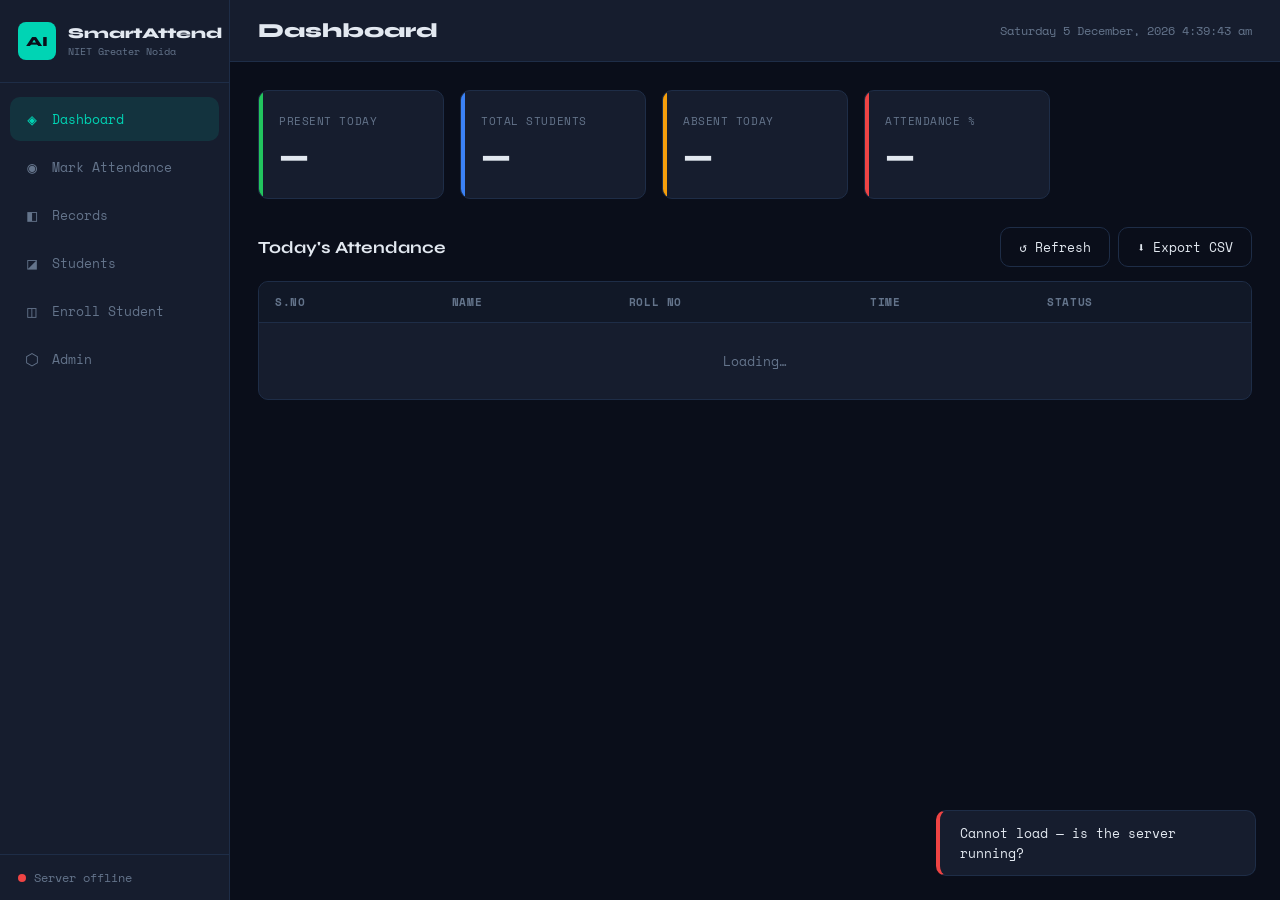
<file: attendance_system/frontend/index.html>
<!DOCTYPE html>
<html lang="en">
<head>
  <meta charset="UTF-8" />
  <meta name="viewport" content="width=device-width, initial-scale=1.0" />
  <title>AI Smart Attendance — NIET</title>
  <link rel="stylesheet" href="css/style.css" />
  <link rel="preconnect" href="https://fonts.googleapis.com" />
  <link rel="preconnect" href="https://fonts.gstatic.com" crossorigin />
  <link href="https://fonts.googleapis.com/css2?family=Space+Mono:wght@400;700&family=Syne:wght@400;600;800&display=swap" rel="stylesheet" />
</head>
<body>

  <aside class="sidebar">
    <div class="sidebar__brand">
      <div class="brand-icon">AI</div>
      <div>
        <p class="brand-title">SmartAttend</p>
        <p class="brand-sub">NIET Greater Noida</p>
      </div>
    </div>
    <nav class="sidebar__nav">
      <a href="#" class="nav-item active" data-page="dashboard"><span class="nav-icon">◈</span>Dashboard</a>
      <a href="#" class="nav-item" data-page="camera"><span class="nav-icon">◉</span>Mark Attendance</a>
      <a href="#" class="nav-item" data-page="records"><span class="nav-icon">◧</span>Records</a>
      <a href="#" class="nav-item" data-page="students"><span class="nav-icon">◪</span>Students</a>
      <a href="#" class="nav-item" data-page="enroll"><span class="nav-icon">◫</span>Enroll Student</a>
      <a href="#" class="nav-item" data-page="admin"><span class="nav-icon">⬡</span>Admin</a>
    </nav>
    <div class="sidebar__footer">
      <div class="status-dot" id="serverStatus"></div>
      <span id="serverStatusText">Connecting…</span>
    </div>
  </aside>

  <main class="main">
    <header class="topbar">
      <h1 class="topbar__title" id="pageTitle">Dashboard</h1>
      <div class="topbar__date" id="liveClock"></div>
    </header>

    <section class="page active" id="page-dashboard">
      <div class="stat-grid">
        <div class="stat-card stat-card--green">
          <p class="stat-label">Present Today</p>
          <p class="stat-value" id="statPresent">—</p>
        </div>
        <div class="stat-card stat-card--blue">
          <p class="stat-label">Total Students</p>
          <p class="stat-value" id="statTotal">—</p>
        </div>
        <div class="stat-card stat-card--amber">
          <p class="stat-label">Absent Today</p>
          <p class="stat-value" id="statAbsent">—</p>
        </div>
        <div class="stat-card stat-card--red">
          <p class="stat-label">Attendance %</p>
          <p class="stat-value" id="statPct">—</p>
        </div>
      </div>
      <div class="section-header">
        <h2>Today's Attendance</h2>
        <div style="display:flex;gap:8px">
          <button class="btn btn--ghost" onclick="loadTodayAttendance()">↺ Refresh</button>
          <button class="btn btn--ghost" onclick="exportToday()">⬇ Export CSV</button>
        </div>
      </div>
      <div class="table-wrap">
        <table class="data-table">
          <thead><tr><th>S.No</th><th>Name</th><th>Roll No</th><th>Time</th><th>Status</th></tr></thead>
          <tbody id="dashTableBody"><tr><td colspan="5" class="empty-row">Loading…</td></tr></tbody>
        </table>
      </div>
    </section>

    <section class="page" id="page-camera">
      <div class="camera-layout">

        <div class="camera-box">
          <video id="webcam" autoplay playsinline style="display:none"></video>
          <canvas id="snapshot" style="display:none"></canvas>
          <canvas id="overlayCanvas" class="overlay-canvas" style="display:none"></canvas>
          <div class="camera-overlay" id="cameraOverlay">
            <div class="cam-idle-icon">◉</div>
            <p>Click "Start Camera" to begin</p>
            <p style="font-size:11px;margin-top:6px;color:var(--muted)">Attendance marks automatically</p>
          </div>

          <div class="cam-statusbar" id="camStatusBar" style="display:none">
            <span id="camStatusText">Scanning…</span>
            <span id="camTimer" class="cam-timer">3s</span>
          </div>
        </div>

        <div class="camera-controls">
          <div class="auto-mode-badge">
            <span class="pulse-dot"></span>
            AUTO MODE — No button needed
          </div>

          <button class="btn btn--primary btn--full" id="btnStartCam" onclick="startCamera()">▶ Start Camera</button>
          <button class="btn btn--danger  btn--full" id="btnStopCam"  onclick="stopCamera()" disabled>■ Stop Camera</button>

          <div class="interval-row">
            <label>Scan every:</label>
            <select id="scanInterval">
              <option value="2000">2 seconds</option>
              <option value="3000" selected>3 seconds</option>
              <option value="5000">5 seconds</option>
              <option value="10000">10 seconds</option>
            </select>
          </div>

          <div class="live-log-box">
            <p class="result-title">📋 Live Recognition Log</p>
            <div id="liveLog">
              <p class="empty-hint">Start camera to see live results here…</p>
            </div>
          </div>

          <div class="session-box" id="sessionBox" style="display:none">
            <p class="result-title">✅ Session Summary</p>
            <div id="sessionSummary"></div>
          </div>
        </div>
      </div>
    </section>

    <section class="page" id="page-records">
      <div class="filter-bar">
        <label>Filter by date:
          <input type="date" id="filterDate" onchange="loadAttendanceRecords()" />
        </label>
        <button class="btn btn--ghost" onclick="clearDateFilter()">Show All</button>
        <button class="btn btn--ghost" onclick="exportRecords()">⬇ Export CSV</button>
      </div>
      <div class="table-wrap">
        <table class="data-table">
          <thead><tr><th>S.No</th><th>Name</th><th>Roll No</th><th>Date</th><th>Time</th><th>Status</th></tr></thead>
          <tbody id="recordsBody"><tr><td colspan="6" class="empty-row">Select a date or click Show All</td></tr></tbody>
        </table>
      </div>
    </section>

    <section class="page" id="page-students">
      <div class="section-header">
        <h2>Enrolled Students</h2>
        <button class="btn btn--primary" onclick="toggleAddForm()">+ Add Student</button>
      </div>
      <div class="add-form" id="addForm" style="display:none">
        <h3>Add New Student</h3>
        <div class="form-row">
          <input type="text" id="newName"    placeholder="Full Name" />
          <input type="text" id="newRoll"    placeholder="Roll Number" />
          <button class="btn btn--success" onclick="addStudent()">Save</button>
        </div>
        <p class="form-hint">After saving → go to <strong>Enroll Student</strong> page to capture face photos → then <strong>Admin → Retrain</strong>.</p>
      </div>
      <div class="table-wrap">
        <table class="data-table">
          <thead>
            <tr>
              <th>S.No</th><th>Name</th><th>Roll No</th>
              <th>Present Days</th><th>Attendance %</th><th>Last Seen</th><th>Action</th>
            </tr>
          </thead>
          <tbody id="studentsBody"><tr><td colspan="7" class="empty-row">Loading…</td></tr></tbody>
        </table>
      </div>
    </section>

    <section class="page" id="page-profile">
      <div class="profile-back">
        <button class="btn btn--ghost" onclick="navigateTo('students')">← Back to Students</button>
      </div>

      <div class="profile-header" id="profileHeader">
        <div class="profile-avatar" id="profileAvatar">?</div>
        <div class="profile-info">
          <h2 id="profileName">—</h2>
          <p id="profileRoll" style="color:var(--muted);font-size:13px">—</p>
        </div>
      </div>

      <div class="stat-grid" style="margin-top:20px">
        <div class="stat-card stat-card--green">
          <p class="stat-label">Days Present</p>
          <p class="stat-value" id="profilePresent">—</p>
        </div>
        <div class="stat-card stat-card--blue">
          <p class="stat-label">Working Days</p>
          <p class="stat-value" id="profileWorking">—</p>
        </div>
        <div class="stat-card stat-card--amber">
          <p class="stat-label">Attendance %</p>
          <p class="stat-value" id="profilePct">—</p>
        </div>
        <div class="stat-card stat-card--red">
          <p class="stat-label">Last Seen</p>
          <p class="stat-value" style="font-size:18px" id="profileLastSeen">—</p>
        </div>
      </div>

      <div class="pct-bar-wrap">
        <div class="pct-bar-track">
          <div class="pct-bar-fill" id="profilePctBar" style="width:0%"></div>
        </div>
        <span id="profilePctLabel">0%</span>
      </div>

      <div class="section-header" style="margin-top:24px">
        <h2>Monthly Breakdown</h2>
        <button class="btn btn--ghost" onclick="exportStudentCSV()">⬇ Export CSV</button>
      </div>
      <div class="table-wrap" style="margin-bottom:24px">
        <table class="data-table">
          <thead><tr><th>Month</th><th>Days Present</th></tr></thead>
          <tbody id="profileMonthly"><tr><td colspan="2" class="empty-row">—</td></tr></tbody>
        </table>
      </div>

      <div class="section-header">
        <h2>Full Attendance History</h2>
      </div>
      <div class="table-wrap">
        <table class="data-table">
          <thead><tr><th>S.No</th><th>Date</th><th>Day</th><th>Time</th><th>Status</th></tr></thead>
          <tbody id="profileHistory"><tr><td colspan="5" class="empty-row">Loading…</td></tr></tbody>
        </table>
      </div>
    </section>

    <section class="page" id="page-enroll">
      <div class="enroll-layout">
        <div class="camera-box">
          <video id="enrollWebcam" autoplay playsinline style="display:none"></video>
          <canvas id="enrollCanvas" style="display:none"></canvas>
          <img id="enrollPreview" style="display:none;width:100%;height:100%;object-fit:cover" alt="Preview" />
          <div class="camera-overlay" id="enrollOverlay"><p>Camera inactive</p></div>
        </div>
        <div class="camera-controls">
          <h3 style="font-family:var(--font-h);font-size:15px;margin-bottom:4px">Enroll Student Face</h3>
          <p class="form-hint" style="margin-bottom:12px">Capture 5+ photos per student. Different angles work best.</p>
          <input type="text" id="enrollRoll" placeholder="Roll Number" class="full-input" />
          <button class="btn btn--primary btn--full" id="btnEnrollStart" onclick="startEnrollCam()">▶ Start Camera</button>
          <button class="btn btn--danger  btn--full" id="btnEnrollStop"  onclick="stopEnrollCam()" disabled>■ Stop</button>
          <button class="btn btn--success btn--full" id="btnEnrollSnap"  onclick="enrollSnap()" disabled>📸 Capture Photo</button>
          <div class="result-box" style="margin-top:12px">
            <p class="result-title">Photo Count</p>
            <div id="enrollStatus"><p class="empty-hint">Enter roll number and start camera.</p></div>
          </div>
        </div>
      </div>
    </section>

    <section class="page" id="page-admin">
      <div class="admin-grid">
        <div class="admin-card">
          <h3>🔄 Retrain Face Model</h3>
          <p>Re-encodes all faces in <code>dataset/</code>. Run after enrolling new students.</p>
          <button class="btn btn--primary" id="btnRetrain" onclick="retrain()">Start Retraining</button>
          <pre id="retrainLog" class="log-box" style="display:none"></pre>
        </div>
        <div class="admin-card">
          <h3>📊 System Stats</h3>
          <div id="adminStats"><p class="empty-hint">Loading…</p></div>
          <button class="btn btn--ghost" style="margin-top:12px" onclick="loadAdminStats()">↺ Refresh</button>
        </div>
        <div class="admin-card">
          <h3>⬇ Export All Attendance</h3>
          <p>Download complete attendance history as CSV.</p>
          <button class="btn btn--ghost" onclick="window.location='/api/export/attendance'">Download CSV</button>
        </div>
        <div class="admin-card">
          <h3>⚙ Configuration</h3>
          <p>Edit <code>backend/config.py</code> to change MySQL credentials, face recognition tolerance, Flask port.</p>
        </div>
      </div>
    </section>

  </main>

  <div class="toast" id="toast"></div>
  <script src="js/app.js"></script>
</body>
</html>
</file>
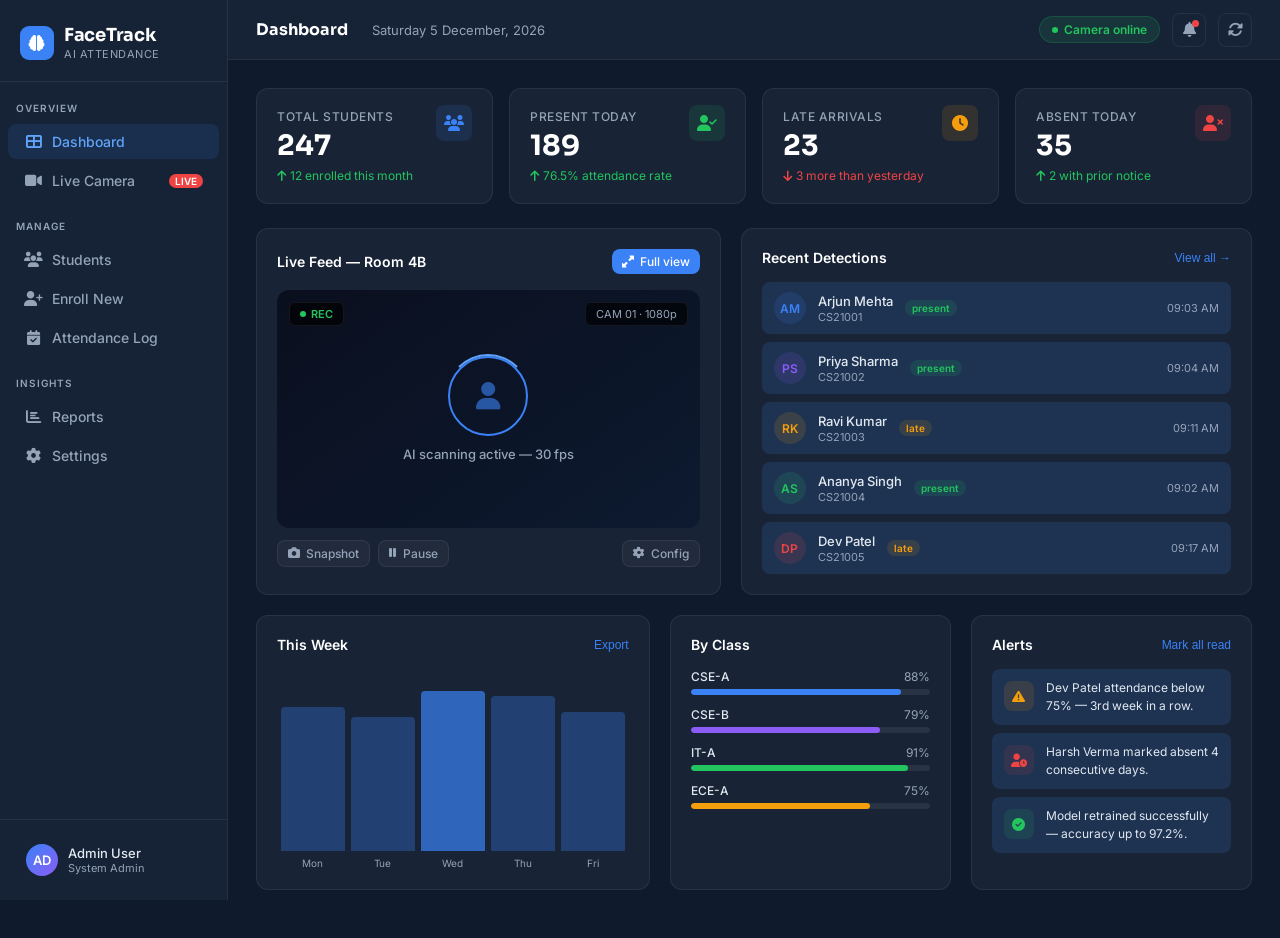
<file: attendance_system/attendance_dashboard (1).html>
<!DOCTYPE html>
<html lang="en">
<head>
<meta charset="UTF-8">
<meta name="viewport" content="width=device-width, initial-scale=1.0">
<title>FaceTrack — Smart Attendance</title>
<link rel="preconnect" href="https://fonts.googleapis.com">
<link rel="preconnect" href="https://fonts.gstatic.com" crossorigin>
<link href="https://fonts.googleapis.com/css2?family=Inter:wght@400;500;600&family=Sora:wght@500;700&display=swap" rel="stylesheet">
<link rel="stylesheet" href="https://cdnjs.cloudflare.com/ajax/libs/font-awesome/6.5.0/css/all.min.css">
<style>
  :root {
    --navy: #0f1b2d;
    --navy-mid: #162236;
    --navy-light: #1e3352;
    --accent: #3b82f6;
    --accent-glow: #60a5fa;
    --accent-soft: rgba(59,130,246,0.12);
    --green: #22c55e;
    --green-soft: rgba(34,197,94,0.12);
    --amber: #f59e0b;
    --amber-soft: rgba(245,158,11,0.12);
    --red: #ef4444;
    --red-soft: rgba(239,68,68,0.10);
    --text: #e2e8f0;
    --text-muted: #94a3b8;
    --border: rgba(255,255,255,0.07);
    --card: rgba(255,255,255,0.04);
    --card-hover: rgba(255,255,255,0.07);
    --radius: 12px;
    --radius-sm: 8px;
  }
  * { box-sizing: border-box; margin: 0; padding: 0; }
  body {
    font-family: 'Inter', sans-serif;
    background: var(--navy);
    color: var(--text);
    min-height: 100vh;
    display: flex;
  }

  
  .sidebar {
    width: 228px;
    min-height: 100vh;
    background: var(--navy-mid);
    border-right: 1px solid var(--border);
    display: flex;
    flex-direction: column;
    position: fixed;
    left: 0; top: 0; bottom: 0;
  }
  .sidebar-logo {
    padding: 24px 20px 20px;
    border-bottom: 1px solid var(--border);
  }
  .logo-mark {
    display: flex;
    align-items: center;
    gap: 10px;
  }
  .logo-icon {
    width: 34px; height: 34px;
    background: var(--accent);
    border-radius: 9px;
    display: flex; align-items: center; justify-content: center;
    font-size: 16px;
    color: #fff;
  }
  .logo-text {
    font-family: 'Sora', sans-serif;
    font-weight: 700;
    font-size: 18px;
    color: #fff;
    letter-spacing: -0.3px;
  }
  .logo-sub {
    font-size: 11px;
    color: var(--text-muted);
    margin-top: 1px;
    letter-spacing: 0.5px;
    text-transform: uppercase;
  }
  .sidebar-section {
    padding: 20px 12px 8px;
    font-size: 10px;
    font-weight: 600;
    text-transform: uppercase;
    letter-spacing: 1px;
    color: var(--text-muted);
    padding-left: 16px;
  }
  .nav-item {
    display: flex;
    align-items: center;
    gap: 10px;
    padding: 9px 16px;
    border-radius: var(--radius-sm);
    margin: 2px 8px;
    cursor: pointer;
    color: var(--text-muted);
    font-size: 14px;
    font-weight: 500;
    transition: background 0.15s, color 0.15s;
    text-decoration: none;
  }
  .nav-item:hover { background: var(--card-hover); color: var(--text); }
  .nav-item.active { background: var(--accent-soft); color: var(--accent-glow); }
  .nav-item i { font-size: 15px; width: 18px; text-align: center; }
  .nav-badge {
    margin-left: auto;
    background: var(--red);
    color: #fff;
    font-size: 10px;
    font-weight: 600;
    padding: 1px 6px;
    border-radius: 99px;
  }
  .sidebar-footer {
    margin-top: auto;
    padding: 16px;
    border-top: 1px solid var(--border);
  }
  .user-card {
    display: flex; align-items: center; gap: 10px;
    padding: 8px 10px;
    border-radius: var(--radius-sm);
    cursor: pointer;
    transition: background 0.15s;
  }
  .user-card:hover { background: var(--card-hover); }
  .avatar {
    width: 32px; height: 32px;
    border-radius: 50%;
    background: linear-gradient(135deg, #3b82f6, #8b5cf6);
    display: flex; align-items: center; justify-content: center;
    font-size: 13px; font-weight: 600; color: #fff;
    flex-shrink: 0;
  }
  .user-name { font-size: 13px; font-weight: 500; color: var(--text); }
  .user-role { font-size: 11px; color: var(--text-muted); }

  
  .main {
    margin-left: 228px;
    flex: 1;
    min-height: 100vh;
    display: flex;
    flex-direction: column;
  }

  .topbar {
    display: flex; align-items: center;
    padding: 0 28px;
    height: 60px;
    border-bottom: 1px solid var(--border);
    background: var(--navy-mid);
    gap: 16px;
    position: sticky; top: 0; z-index: 10;
  }
  .topbar-title {
    font-family: 'Sora', sans-serif;
    font-size: 16px;
    font-weight: 700;
    color: #fff;
  }
  .topbar-sub { font-size: 13px; color: var(--text-muted); margin-left: 8px; }
  .topbar-right { margin-left: auto; display: flex; align-items: center; gap: 12px; }
  .icon-btn {
    width: 34px; height: 34px;
    border-radius: var(--radius-sm);
    border: 1px solid var(--border);
    background: transparent;
    color: var(--text-muted);
    cursor: pointer;
    display: flex; align-items: center; justify-content: center;
    font-size: 15px;
    transition: background 0.15s, color 0.15s;
    position: relative;
  }
  .icon-btn:hover { background: var(--card-hover); color: var(--text); }
  .notif-dot {
    width: 7px; height: 7px;
    background: var(--red);
    border-radius: 50%;
    position: absolute; top: 6px; right: 6px;
  }
  .status-pill {
    display: flex; align-items: center; gap: 6px;
    background: var(--green-soft);
    color: var(--green);
    font-size: 12px; font-weight: 600;
    padding: 5px 12px;
    border-radius: 99px;
    border: 1px solid rgba(34,197,94,0.2);
  }
  .status-dot {
    width: 6px; height: 6px;
    border-radius: 50%;
    background: var(--green);
    animation: pulse 2s infinite;
  }
  @keyframes pulse {
    0%, 100% { opacity: 1; }
    50% { opacity: 0.4; }
  }
  .content { padding: 28px; flex: 1; }
  .page { display: none; }
  .page.active { display: block; }

  .stats-grid {
    display: grid;
    grid-template-columns: repeat(4, 1fr);
    gap: 16px;
    margin-bottom: 24px;
  }
  .stat-card {
    background: var(--card);
    border: 1px solid var(--border);
    border-radius: var(--radius);
    padding: 20px;
    transition: border-color 0.2s;
  }
  .stat-card:hover { border-color: rgba(255,255,255,0.12); }
  .stat-label {
    font-size: 12px;
    color: var(--text-muted);
    font-weight: 500;
    text-transform: uppercase;
    letter-spacing: 0.5px;
    margin-bottom: 8px;
  }
  .stat-val {
    font-family: 'Sora', sans-serif;
    font-size: 28px;
    font-weight: 700;
    color: #fff;
    line-height: 1;
    margin-bottom: 8px;
  }
  .stat-change {
    font-size: 12px;
    display: flex; align-items: center; gap: 4px;
  }
  .stat-change.up { color: var(--green); }
  .stat-change.down { color: var(--red); }
  .stat-icon {
    width: 36px; height: 36px;
    border-radius: var(--radius-sm);
    display: flex; align-items: center; justify-content: center;
    font-size: 16px;
    float: right;
    margin-top: -4px;
  }
  .stat-icon.blue { background: var(--accent-soft); color: var(--accent); }
  .stat-icon.green { background: var(--green-soft); color: var(--green); }
  .stat-icon.amber { background: var(--amber-soft); color: var(--amber); }
  .stat-icon.red { background: var(--red-soft); color: var(--red); }

  /* ── Grid layout ── */
  .two-col { display: grid; grid-template-columns: 1fr 1.1fr; gap: 20px; margin-bottom: 20px; }
  .three-col { display: grid; grid-template-columns: 1.4fr 1fr 1fr; gap: 20px; margin-bottom: 20px; }
  .card {
    background: var(--card);
    border: 1px solid var(--border);
    border-radius: var(--radius);
    padding: 20px;
  }
  .card-header {
    display: flex; align-items: center; justify-content: space-between;
    margin-bottom: 16px;
  }
  .card-title {
    font-size: 14px; font-weight: 600; color: #fff;
  }
  .card-action {
    font-size: 12px; color: var(--accent); cursor: pointer;
    font-weight: 500;
    background: none; border: none;
  }
  .card-action:hover { text-decoration: underline; }

  /* ── Camera Feed ── */
  .camera-container {
    position: relative;
    background: #000;
    border-radius: var(--radius);
    overflow: hidden;
    aspect-ratio: 16/9;
  }
  .camera-placeholder {
    width: 100%; height: 100%;
    background: linear-gradient(145deg, #0a0f1e 0%, #0d1a30 100%);
    display: flex; flex-direction: column;
    align-items: center; justify-content: center;
    gap: 10px;
    min-height: 200px;
  }
  .scan-circle {
    width: 80px; height: 80px;
    border-radius: 50%;
    border: 2px solid var(--accent);
    display: flex; align-items: center; justify-content: center;
    position: relative;
  }
  .scan-circle::before {
    content: '';
    position: absolute;
    inset: -4px;
    border-radius: 50%;
    border: 2px solid transparent;
    border-top-color: var(--accent-glow);
    animation: spin 1.5s linear infinite;
  }
  @keyframes spin { to { transform: rotate(360deg); } }
  .camera-label {
    font-size: 13px; color: var(--text-muted);
    font-weight: 500;
  }
  .camera-badge {
    position: absolute; top: 12px; left: 12px;
    background: rgba(0,0,0,0.65);
    backdrop-filter: blur(6px);
    border: 1px solid var(--border);
    border-radius: 6px;
    padding: 4px 10px;
    font-size: 11px; font-weight: 600;
    color: var(--green);
    display: flex; align-items: center; gap: 5px;
  }
  .camera-fps {
    position: absolute; top: 12px; right: 12px;
    background: rgba(0,0,0,0.65);
    backdrop-filter: blur(6px);
    border: 1px solid var(--border);
    border-radius: 6px;
    padding: 4px 10px;
    font-size: 11px; color: var(--text-muted);
  }
  .camera-footer {
    display: flex; gap: 8px;
    margin-top: 12px;
  }
  .btn {
    padding: 8px 16px;
    border-radius: var(--radius-sm);
    font-size: 13px; font-weight: 500;
    cursor: pointer; border: none;
    transition: opacity 0.15s, transform 0.1s;
    display: flex; align-items: center; gap: 6px;
    font-family: inherit;
  }
  .btn:active { transform: scale(0.98); }
  .btn-primary { background: var(--accent); color: #fff; }
  .btn-primary:hover { opacity: 0.88; }
  .btn-ghost {
    background: var(--card);
    border: 1px solid var(--border);
    color: var(--text-muted);
  }
  .btn-ghost:hover { background: var(--card-hover); color: var(--text); }
  .btn-danger { background: var(--red-soft); border: 1px solid rgba(239,68,68,0.2); color: var(--red); }
  .btn-sm { padding: 5px 10px; font-size: 12px; }
  .btn-success { background: var(--green-soft); border: 1px solid rgba(34,197,94,0.2); color: var(--green); }


  .detection-list { display: flex; flex-direction: column; gap: 8px; }
  .detection-item {
    display: flex; align-items: center; gap: 12px;
    padding: 10px 12px;
    border-radius: var(--radius-sm);
    background: var(--navy-light);
    transition: background 0.15s;
  }
  .detection-item:hover { background: rgba(30,51,82,0.8); }
  .d-avatar {
    width: 32px; height: 32px;
    border-radius: 50%;
    font-size: 12px; font-weight: 600;
    display: flex; align-items: center; justify-content: center;
    flex-shrink: 0;
  }
  .d-name { font-size: 13px; font-weight: 500; color: var(--text); }
  .d-id { font-size: 11px; color: var(--text-muted); margin-top: 1px; }
  .d-time { margin-left: auto; font-size: 11px; color: var(--text-muted); white-space: nowrap; }
  .d-status {
    font-size: 10px; font-weight: 600;
    padding: 2px 7px;
    border-radius: 99px;
    white-space: nowrap;
  }
  .d-status.present { background: var(--green-soft); color: var(--green); }
  .d-status.late { background: var(--amber-soft); color: var(--amber); }

 
  .class-bars { display: flex; flex-direction: column; gap: 12px; }
  .class-row { }
  .class-info {
    display: flex; justify-content: space-between;
    font-size: 12px; margin-bottom: 5px;
  }
  .class-name { font-weight: 500; color: var(--text); }
  .class-pct { color: var(--text-muted); }
  .bar-track {
    height: 6px;
    background: var(--border);
    border-radius: 99px;
    overflow: hidden;
  }
  .bar-fill {
    height: 100%;
    border-radius: 99px;
    transition: width 0.5s ease;
  }

 
  .att-table {
    width: 100%; border-collapse: collapse;
    font-size: 13px;
  }
  .att-table th {
    text-align: left;
    padding: 8px 12px;
    font-size: 11px;
    font-weight: 600;
    color: var(--text-muted);
    text-transform: uppercase;
    letter-spacing: 0.5px;
    border-bottom: 1px solid var(--border);
  }
  .att-table td {
    padding: 11px 12px;
    border-bottom: 1px solid var(--border);
    color: var(--text);
  }
  .att-table tr:last-child td { border-bottom: none; }
  .att-table tr:hover td { background: var(--card-hover); }
  .status-badge {
    display: inline-flex; align-items: center;
    font-size: 11px; font-weight: 600;
    padding: 2px 8px; border-radius: 99px;
    gap: 4px;
  }
  .status-badge.present { background: var(--green-soft); color: var(--green); }
  .status-badge.absent { background: var(--red-soft); color: var(--red); }
  .status-badge.late { background: var(--amber-soft); color: var(--amber); }
  .conf-bar {
    height: 4px; border-radius: 99px; margin-top: 3px;
  }


  .students-grid {
    display: grid;
    grid-template-columns: repeat(auto-fill, minmax(200px, 1fr));
    gap: 16px;
  }
  .student-card {
    background: var(--card);
    border: 1px solid var(--border);
    border-radius: var(--radius);
    padding: 20px 16px;
    text-align: center;
    transition: border-color 0.2s, transform 0.15s;
    cursor: pointer;
  }
  .student-card:hover { border-color: rgba(255,255,255,0.14); transform: translateY(-1px); }
  .s-avatar {
    width: 52px; height: 52px;
    border-radius: 50%;
    font-size: 18px; font-weight: 700;
    display: flex; align-items: center; justify-content: center;
    margin: 0 auto 12px;
  }
  .s-name { font-size: 14px; font-weight: 600; color: #fff; margin-bottom: 2px; }
  .s-roll { font-size: 12px; color: var(--text-muted); margin-bottom: 10px; }
  .s-rate {
    font-size: 20px; font-weight: 700;
    font-family: 'Sora', sans-serif;
    margin-bottom: 2px;
  }
  .s-rate-label { font-size: 10px; color: var(--text-muted); text-transform: uppercase; letter-spacing: 0.5px; }
  .mini-progress {
    height: 3px; border-radius: 99px; background: var(--border);
    margin-top: 10px; overflow: hidden;
  }
  .mini-progress-fill { height: 100%; border-radius: 99px; }

  /* ── Enroll ── */
  .enroll-area {
    border: 2px dashed var(--border);
    border-radius: var(--radius);
    padding: 40px;
    text-align: center;
    transition: border-color 0.2s;
    cursor: pointer;
  }
  .enroll-area:hover { border-color: var(--accent); }
  .enroll-icon { font-size: 36px; color: var(--accent); margin-bottom: 12px; }
  .enroll-text { font-size: 14px; font-weight: 500; color: var(--text); margin-bottom: 4px; }
  .enroll-sub { font-size: 12px; color: var(--text-muted); }


  .form-group { margin-bottom: 16px; }
  .form-label {
    display: block; font-size: 12px; font-weight: 500;
    color: var(--text-muted); margin-bottom: 6px;
    text-transform: uppercase; letter-spacing: 0.5px;
  }
  .form-input {
    width: 100%;
    background: var(--navy-light);
    border: 1px solid var(--border);
    border-radius: var(--radius-sm);
    padding: 8px 12px;
    color: var(--text);
    font-family: inherit;
    font-size: 13px;
    outline: none;
    transition: border-color 0.15s;
  }
  .form-input:focus { border-color: var(--accent); }
  select.form-input { cursor: pointer; }


  .chart-placeholder {
    height: 200px;
    position: relative;
    display: flex; align-items: flex-end; gap: 6px;
    padding: 0 4px;
  }
  .chart-bar-wrap {
    flex: 1; display: flex; flex-direction: column;
    align-items: center; gap: 6px;
  }
  .chart-bar {
    width: 100%; border-radius: 4px 4px 0 0;
    background: var(--accent);
    opacity: 0.7;
    min-height: 4px;
    transition: opacity 0.15s;
  }
  .chart-bar:hover { opacity: 1; }
  .chart-label { font-size: 10px; color: var(--text-muted); }


  .search-bar {
    display: flex; align-items: center; gap: 10px;
    margin-bottom: 20px;
  }
  .search-input-wrap {
    position: relative; flex: 1;
  }
  .search-input-wrap i {
    position: absolute; left: 10px; top: 50%;
    transform: translateY(-50%);
    color: var(--text-muted); font-size: 13px;
  }
  .search-input {
    width: 100%;
    background: var(--card);
    border: 1px solid var(--border);
    border-radius: var(--radius-sm);
    padding: 8px 12px 8px 32px;
    color: var(--text);
    font-size: 13px;
    outline: none;
    font-family: inherit;
    transition: border-color 0.15s;
  }
  .search-input:focus { border-color: var(--accent); }
  .search-input::placeholder { color: var(--text-muted); }


  .notif-list { display: flex; flex-direction: column; gap: 8px; }
  .notif-item {
    display: flex; gap: 12px;
    padding: 10px 12px;
    border-radius: var(--radius-sm);
    background: var(--navy-light);
  }
  .notif-icon-wrap {
    width: 30px; height: 30px;
    border-radius: var(--radius-sm);
    display: flex; align-items: center; justify-content: center;
    font-size: 13px; flex-shrink: 0;
    margin-top: 2px;
  }
  .notif-msg { font-size: 12px; color: var(--text); line-height: 1.5; }
  .notif-time { font-size: 11px; color: var(--text-muted); margin-top: 2px; }

  
  @media (max-width: 1200px) {
    .stats-grid { grid-template-columns: repeat(2, 1fr); }
    .two-col { grid-template-columns: 1fr; }
    .three-col { grid-template-columns: 1fr; }
  }
  @media (max-width: 780px) {
    .sidebar { display: none; }
    .main { margin-left: 0; }
  }
</style>
</head>
<body>

<aside class="sidebar">
  <div class="sidebar-logo">
    <div class="logo-mark">
      <div class="logo-icon"><i class="fas fa-brain"></i></div>
      <div>
        <div class="logo-text">FaceTrack</div>
        <div class="logo-sub">AI Attendance</div>
      </div>
    </div>
  </div>

  <div class="sidebar-section">Overview</div>
  <a class="nav-item active" onclick="showPage('dashboard')">
    <i class="fas fa-th-large"></i> Dashboard
  </a>
  <a class="nav-item" onclick="showPage('live')">
    <i class="fas fa-video"></i> Live Camera
    <span class="nav-badge">LIVE</span>
  </a>

  <div class="sidebar-section">Manage</div>
  <a class="nav-item" onclick="showPage('students')">
    <i class="fas fa-users"></i> Students
  </a>
  <a class="nav-item" onclick="showPage('enroll')">
    <i class="fas fa-user-plus"></i> Enroll New
  </a>
  <a class="nav-item" onclick="showPage('attendance')">
    <i class="fas fa-calendar-check"></i> Attendance Log
  </a>

  <div class="sidebar-section">Insights</div>
  <a class="nav-item" onclick="showPage('reports')">
    <i class="fas fa-chart-bar"></i> Reports
  </a>
  <a class="nav-item" onclick="showPage('settings')">
    <i class="fas fa-cog"></i> Settings
  </a>

  <div class="sidebar-footer">
    <div class="user-card">
      <div class="avatar">AD</div>
      <div>
        <div class="user-name">Admin User</div>
        <div class="user-role">System Admin</div>
      </div>
    </div>
  </div>
</aside>


<main class="main">
  <header class="topbar">
    <span class="topbar-title" id="page-title">Dashboard</span>
    <span class="topbar-sub" id="page-date"></span>
    <div class="topbar-right">
      <div class="status-pill">
        <span class="status-dot"></span>
        Camera online
      </div>
      <button class="icon-btn" title="Notifications" onclick="showPage('notifs')">
        <i class="fas fa-bell"></i>
        <span class="notif-dot"></span>
      </button>
      <button class="icon-btn" title="Refresh">
        <i class="fas fa-sync-alt"></i>
      </button>
    </div>
  </header>

  <div class="content">

    
    <div class="page active" id="page-dashboard">
      <div class="stats-grid">
        <div class="stat-card">
          <div class="stat-icon blue"><i class="fas fa-users"></i></div>
          <div class="stat-label">Total Students</div>
          <div class="stat-val">247</div>
          <div class="stat-change up"><i class="fas fa-arrow-up"></i> 12 enrolled this month</div>
        </div>
        <div class="stat-card">
          <div class="stat-icon green"><i class="fas fa-user-check"></i></div>
          <div class="stat-label">Present Today</div>
          <div class="stat-val">189</div>
          <div class="stat-change up"><i class="fas fa-arrow-up"></i> 76.5% attendance rate</div>
        </div>
        <div class="stat-card">
          <div class="stat-icon amber"><i class="fas fa-clock"></i></div>
          <div class="stat-label">Late Arrivals</div>
          <div class="stat-val">23</div>
          <div class="stat-change down"><i class="fas fa-arrow-down"></i> 3 more than yesterday</div>
        </div>
        <div class="stat-card">
          <div class="stat-icon red"><i class="fas fa-user-times"></i></div>
          <div class="stat-label">Absent Today</div>
          <div class="stat-val">35</div>
          <div class="stat-change up"><i class="fas fa-arrow-up"></i> 2 with prior notice</div>
        </div>
      </div>

      <div class="two-col">
       
        <div class="card">
          <div class="card-header">
            <span class="card-title">Live Feed — Room 4B</span>
            <button class="btn btn-sm btn-primary" onclick="showPage('live')"><i class="fas fa-expand-alt"></i> Full view</button>
          </div>
          <div class="camera-container">
            <div class="camera-placeholder">
              <div class="scan-circle">
                <i class="fas fa-user" style="font-size:28px; color:var(--accent); opacity:0.6;"></i>
              </div>
              <span class="camera-label">AI scanning active — 30 fps</span>
            </div>
            <div class="camera-badge"><span class="status-dot"></span> REC</div>
            <div class="camera-fps">CAM 01 · 1080p</div>
          </div>
          <div class="camera-footer">
            <button class="btn btn-ghost btn-sm"><i class="fas fa-camera"></i> Snapshot</button>
            <button class="btn btn-ghost btn-sm"><i class="fas fa-pause"></i> Pause</button>
            <button class="btn btn-ghost btn-sm" style="margin-left:auto;"><i class="fas fa-cog"></i> Config</button>
          </div>
        </div>

        <div class="card">
          <div class="card-header">
            <span class="card-title">Recent Detections</span>
            <button class="card-action" onclick="showPage('attendance')">View all →</button>
          </div>
          <div class="detection-list" id="detect-list">
       
          </div>
        </div>
      </div>

      <div class="three-col">
      
        <div class="card">
          <div class="card-header">
            <span class="card-title">This Week</span>
            <button class="card-action">Export</button>
          </div>
          <div class="chart-placeholder" id="weekly-chart">
            <!-- filled by JS -->
          </div>
        </div>

        <!-- Class breakdown -->
        <div class="card">
          <div class="card-header">
            <span class="card-title">By Class</span>
          </div>
          <div class="class-bars" id="class-bars">
            
          </div>
        </div>

        
        <div class="card">
          <div class="card-header">
            <span class="card-title">Alerts</span>
            <button class="card-action">Mark all read</button>
          </div>
          <div class="notif-list" id="alerts-list">
         
          </div>
        </div>
      </div>
    </div>

   
    <div class="page" id="page-live">
      <div style="display:grid; grid-template-columns:1fr 340px; gap:20px;">
        <div class="card" style="padding:0; overflow:hidden;">
          <div class="camera-container" style="aspect-ratio:unset; height:420px;">
            <div class="camera-placeholder" style="height:100%;">
              <div class="scan-circle" style="width:100px; height:100px;">
                <i class="fas fa-user" style="font-size:40px; color:var(--accent); opacity:0.6;"></i>
              </div>
              <span class="camera-label">Connect camera to begin face scanning</span>
              <button class="btn btn-primary" style="margin-top:10px;"><i class="fas fa-video"></i> Start Camera</button>
            </div>
            <div class="camera-badge"><span class="status-dot"></span> LIVE</div>
            <div class="camera-fps">CAM 01 · 30fps</div>
          </div>
          <div style="padding:14px; display:flex; gap:8px; border-top:1px solid var(--border);">
            <button class="btn btn-primary"><i class="fas fa-play"></i> Start Session</button>
            <button class="btn btn-ghost"><i class="fas fa-stop"></i> Stop</button>
            <button class="btn btn-ghost"><i class="fas fa-camera"></i> Capture</button>
            <div style="margin-left:auto; display:flex; align-items:center; gap:8px;">
              <span style="font-size:12px; color:var(--text-muted);">Confidence threshold</span>
              <input type="range" min="50" max="99" value="75" style="width:80px;" id="conf-slider">
              <span style="font-size:12px; font-weight:600; color:var(--accent);" id="conf-val">75%</span>
            </div>
          </div>
        </div>
        <div style="display:flex; flex-direction:column; gap:16px;">
          <div class="card">
            <div class="card-header"><span class="card-title">Session Stats</span></div>
            <div style="display:grid; grid-template-columns:1fr 1fr; gap:10px;">
              <div style="background:var(--navy-light); border-radius:8px; padding:12px; text-align:center;">
                <div style="font-size:22px; font-weight:700; font-family:'Sora',sans-serif; color:var(--green);">14</div>
                <div style="font-size:11px; color:var(--text-muted);">Recognised</div>
              </div>
              <div style="background:var(--navy-light); border-radius:8px; padding:12px; text-align:center;">
                <div style="font-size:22px; font-weight:700; font-family:'Sora',sans-serif; color:var(--red);">3</div>
                <div style="font-size:11px; color:var(--text-muted);">Unknown</div>
              </div>
              <div style="background:var(--navy-light); border-radius:8px; padding:12px; text-align:center;">
                <div style="font-size:22px; font-weight:700; font-family:'Sora',sans-serif; color:var(--accent);">96%</div>
                <div style="font-size:11px; color:var(--text-muted);">Avg confidence</div>
              </div>
              <div style="background:var(--navy-light); border-radius:8px; padding:12px; text-align:center;">
                <div style="font-size:22px; font-weight:700; font-family:'Sora',sans-serif; color:var(--amber);">00:12:34</div>
                <div style="font-size:11px; color:var(--text-muted);">Session time</div>
              </div>
            </div>
          </div>
          <div class="card" style="flex:1;">
            <div class="card-header"><span class="card-title">Live feed</span></div>
            <div class="detection-list" id="live-log">
            
            </div>
          </div>
        </div>
      </div>
    </div>

 
    <div class="page" id="page-students">
      <div class="search-bar">
        <div class="search-input-wrap">
          <i class="fas fa-search"></i>
          <input class="search-input" placeholder="Search by name or roll number…" id="student-search" oninput="filterStudents()">
        </div>
        <select class="form-input" style="width:160px;" id="student-class-filter" onchange="filterStudents()">
          <option value="">All classes</option>
          <option>CSE-A</option><option>CSE-B</option><option>IT-A</option><option>ECE-A</option>
        </select>
        <button class="btn btn-primary" onclick="showPage('enroll')"><i class="fas fa-plus"></i> Add student</button>
      </div>
      <div class="students-grid" id="students-grid">
      
      </div>
    </div>

    <div class="page" id="page-enroll">
      <div style="max-width:700px; display:grid; grid-template-columns:1fr 1fr; gap:20px;">
        <div class="card" style="grid-column:1/-1;">
          <div class="card-title" style="margin-bottom:16px;">Student details</div>
          <div style="display:grid; grid-template-columns:1fr 1fr; gap:14px;">
            <div class="form-group"><label class="form-label">Full name</label><input class="form-input" placeholder="e.g. Arjun Mehta"></div>
            <div class="form-group"><label class="form-label">Roll number</label><input class="form-input" placeholder="e.g. CS21045"></div>
            <div class="form-group"><label class="form-label">Class / Section</label>
              <select class="form-input"><option>CSE-A</option><option>CSE-B</option><option>IT-A</option><option>ECE-A</option></select>
            </div>
            <div class="form-group"><label class="form-label">Email</label><input class="form-input" type="email" placeholder="student@college.edu"></div>
          </div>
        </div>
        <div class="card">
          <div class="card-title" style="margin-bottom:16px;">Capture face samples</div>
          <div class="camera-container" style="margin-bottom:12px;">
            <div class="camera-placeholder" style="min-height:180px;">
              <div class="scan-circle">
                <i class="fas fa-camera" style="font-size:24px; color:var(--accent); opacity:0.6;"></i>
              </div>
              <span class="camera-label">Camera preview</span>
            </div>
          </div>
          <div style="display:flex; gap:8px; flex-wrap:wrap;">
            <button class="btn btn-primary btn-sm"><i class="fas fa-camera"></i> Capture</button>
            <button class="btn btn-ghost btn-sm"><i class="fas fa-redo"></i> Retake</button>
          </div>
          <div style="margin-top:12px; font-size:12px; color:var(--text-muted); line-height:1.6;">
            Capture at least <strong style="color:var(--accent)">50 samples</strong> for best recognition accuracy. Vary lighting and angle.
          </div>
          <div style="margin-top:8px;">
            <div style="display:flex; justify-content:space-between; font-size:12px; margin-bottom:4px;">
              <span style="color:var(--text-muted);">Samples captured</span>
              <span style="color:var(--accent); font-weight:600;" id="sample-count">0 / 50</span>
            </div>
            <div class="bar-track"><div class="bar-fill" id="sample-bar" style="width:0%; background:var(--accent);"></div></div>
          </div>
        </div>
        <div class="card">
          <div class="card-title" style="margin-bottom:16px;">Train model</div>
          <p style="font-size:13px; color:var(--text-muted); line-height:1.6; margin-bottom:14px;">
            After capturing samples, train the LBPH model so the system can recognise this student in real time.
          </p>
          <div style="display:flex; flex-direction:column; gap:8px;">
            <button class="btn btn-success"><i class="fas fa-brain"></i> Train model</button>
            <button class="btn btn-primary"><i class="fas fa-user-plus"></i> Save &amp; enroll</button>
          </div>
          <div style="margin-top:12px; padding:10px; background:var(--green-soft); border:1px solid rgba(34,197,94,0.2); border-radius:var(--radius-sm); font-size:12px; color:var(--green); display:none;" id="enroll-success">
            <i class="fas fa-check-circle"></i> Student enrolled successfully!
          </div>
        </div>
      </div>
    </div>

    <div class="page" id="page-attendance">
      <div class="search-bar">
        <div class="search-input-wrap">
          <i class="fas fa-search"></i>
          <input class="search-input" placeholder="Search name or roll…">
        </div>
        <input type="date" class="form-input" style="width:160px;" id="att-date">
        <select class="form-input" style="width:130px;">
          <option>All classes</option><option>CSE-A</option><option>CSE-B</option><option>IT-A</option>
        </select>
        <button class="btn btn-ghost"><i class="fas fa-download"></i> Export CSV</button>
      </div>
      <div class="card">
        <table class="att-table">
          <thead>
            <tr>
              <th>Student</th><th>Roll No.</th><th>Class</th>
              <th>Time In</th><th>Confidence</th><th>Status</th>
            </tr>
          </thead>
          <tbody id="att-tbody"></tbody>
        </table>
      </div>
    </div>

    <div class="page" id="page-reports">
      <div class="stats-grid" style="margin-bottom:24px;">
        <div class="stat-card">
          <div class="stat-label">Monthly avg</div>
          <div class="stat-val" style="color:var(--green);">82%</div>
          <div class="stat-change up"><i class="fas fa-arrow-up"></i> +3% vs last month</div>
        </div>
        <div class="stat-card">
          <div class="stat-label">Sessions run</div>
          <div class="stat-val">138</div>
          <div class="stat-change up"><i class="fas fa-arrow-up"></i> this semester</div>
        </div>
        <div class="stat-card">
          <div class="stat-label">At-risk students</div>
          <div class="stat-val" style="color:var(--amber);">14</div>
          <div class="stat-change down"><i class="fas fa-exclamation-triangle"></i> below 75%</div>
        </div>
        <div class="stat-card">
          <div class="stat-label">Model accuracy</div>
          <div class="stat-val" style="color:var(--accent);">97.2%</div>
          <div class="stat-change up"><i class="fas fa-brain"></i> LBPH confidence</div>
        </div>
      </div>
      <div class="two-col">
        <div class="card">
          <div class="card-header"><span class="card-title">Monthly attendance trend</span>
            <button class="card-action">Export PDF</button>
          </div>
          <div class="chart-placeholder" id="monthly-chart" style="height:180px;"></div>
        </div>
        <div class="card">
          <div class="card-header"><span class="card-title">Students at risk</span></div>
          <table class="att-table" style="font-size:12px;">
            <thead><tr><th>Name</th><th>Rate</th><th>Action</th></tr></thead>
            <tbody id="risk-tbody"></tbody>
          </table>
        </div>
      </div>
    </div>

    <div class="page" id="page-settings">
      <div style="max-width:600px; display:flex; flex-direction:column; gap:16px;">
        <div class="card">
          <div class="card-title" style="margin-bottom:16px;">Camera configuration</div>
          <div class="form-group"><label class="form-label">Camera source</label>
            <select class="form-input"><option>Default webcam (index 0)</option><option>USB camera (index 1)</option><option>IP camera</option></select>
          </div>
          <div class="form-group"><label class="form-label">Resolution</label>
            <select class="form-input"><option>1920×1080 (Full HD)</option><option>1280×720 (HD)</option><option>640×480 (SD)</option></select>
          </div>
          <div class="form-group"><label class="form-label">Detection model</label>
            <select class="form-input"><option>Haar Cascade (fast)</option><option>LBPH + Haar (default)</option><option>DNN face detector (accurate)</option></select>
          </div>
        </div>
        <div class="card">
          <div class="card-title" style="margin-bottom:16px;">Attendance rules</div>
          <div class="form-group"><label class="form-label">Mark late after (minutes)</label>
            <input class="form-input" type="number" value="10" style="width:120px;">
          </div>
          <div class="form-group"><label class="form-label">Minimum confidence (%)</label>
            <input class="form-input" type="number" value="75" style="width:120px;">
          </div>
          <div class="form-group"><label class="form-label">At-risk threshold (%)</label>
            <input class="form-input" type="number" value="75" style="width:120px;">
          </div>
        </div>
        <div class="card">
          <div class="card-title" style="margin-bottom:16px;">Notifications</div>
          <div style="display:flex; flex-direction:column; gap:12px;">
            <label style="display:flex; align-items:center; gap:10px; cursor:pointer;">
              <input type="checkbox" checked style="accent-color:var(--accent);">
              <span style="font-size:13px;">Email parents on absence</span>
            </label>
            <label style="display:flex; align-items:center; gap:10px; cursor:pointer;">
              <input type="checkbox" checked style="accent-color:var(--accent);">
              <span style="font-size:13px;">Alert when student falls below threshold</span>
            </label>
            <label style="display:flex; align-items:center; gap:10px; cursor:pointer;">
              <input type="checkbox" style="accent-color:var(--accent);">
              <span style="font-size:13px;">Daily summary report email</span>
            </label>
          </div>
        </div>
        <div style="display:flex; gap:10px;">
          <button class="btn btn-primary"><i class="fas fa-save"></i> Save settings</button>
          <button class="btn btn-ghost">Reset to defaults</button>
        </div>
      </div>
    </div>

    <div class="page" id="page-notifs">
      <div style="max-width:560px; display:flex; flex-direction:column; gap:10px;" id="notifs-list">
      </div>
    </div>

  </div>
</main>

<script>

const students = [
  {name:'Arjun Mehta', roll:'CS21001', cls:'CSE-A', rate:92, color:'#3b82f6'},
  {name:'Priya Sharma', roll:'CS21002', cls:'CSE-A', rate:88, color:'#8b5cf6'},
  {name:'Ravi Kumar', roll:'CS21003', cls:'CSE-B', rate:74, color:'#f59e0b'},
  {name:'Ananya Singh', roll:'CS21004', cls:'IT-A', rate:96, color:'#22c55e'},
  {name:'Dev Patel', roll:'CS21005', cls:'CSE-A', rate:68, color:'#ef4444'},
  {name:'Sneha Rao', roll:'CS21006', cls:'ECE-A', rate:85, color:'#06b6d4'},
  {name:'Vikram Nair', roll:'CS21007', cls:'CSE-B', rate:79, color:'#f43f5e'},
  {name:'Pooja Gupta', roll:'CS21008', cls:'IT-A', rate:91, color:'#a78bfa'},
  {name:'Aditya Joshi', roll:'CS21009', cls:'CSE-A', rate:83, color:'#34d399'},
  {name:'Simran Kaur', roll:'CS21010', cls:'ECE-A', rate:77, color:'#fb923c'},
  {name:'Harsh Verma', roll:'CS21011', cls:'CSE-B', rate:70, color:'#60a5fa'},
  {name:'Nisha Reddy', roll:'CS21012', cls:'IT-A', rate:94, color:'#c084fc'},
];
const avatarColors = ['#3b82f6','#8b5cf6','#22c55e','#f59e0b','#ef4444','#06b6d4','#f43f5e','#a78bfa'];
function initials(n){ return n.split(' ').map(w=>w[0]).join('').slice(0,2); }

function buildDetections(){
  const data = [
    {name:'Arjun Mehta', id:'CS21001', time:'09:03 AM', status:'present', color:'#3b82f6'},
    {name:'Priya Sharma', id:'CS21002', time:'09:04 AM', status:'present', color:'#8b5cf6'},
    {name:'Ravi Kumar', id:'CS21003', time:'09:11 AM', status:'late', color:'#f59e0b'},
    {name:'Ananya Singh', id:'CS21004', time:'09:02 AM', status:'present', color:'#22c55e'},
    {name:'Dev Patel', id:'CS21005', time:'09:17 AM', status:'late', color:'#ef4444'},
  ];
  const el = document.getElementById('detect-list');
  el.innerHTML = data.map(d=>`
    <div class="detection-item">
      <div class="d-avatar" style="background:${d.color}22; color:${d.color};">${initials(d.name)}</div>
      <div>
        <div class="d-name">${d.name}</div>
        <div class="d-id">${d.id}</div>
      </div>
      <span class="d-status ${d.status}">${d.status}</span>
      <span class="d-time">${d.time}</span>
    </div>`).join('');
  const live = document.getElementById('live-log');
  if(live) live.innerHTML = data.slice(0,4).map(d=>`
    <div class="detection-item">
      <div class="d-avatar" style="background:${d.color}22; color:${d.color}; width:28px;height:28px;font-size:11px;">${initials(d.name)}</div>
      <div><div class="d-name" style="font-size:12px;">${d.name}</div></div>
      <span class="d-status ${d.status}" style="font-size:10px;">${d.status}</span>
      <span class="d-time">${d.time}</span>
    </div>`).join('');
}

function buildWeeklyChart(){
  const days = ['Mon','Tue','Wed','Thu','Fri'];
  const vals = [82,76,91,88,79];
  const max = Math.max(...vals);
  const el = document.getElementById('weekly-chart');
  if(!el) return;
  el.innerHTML = days.map((d,i)=>`
    <div class="chart-bar-wrap">
      <div class="chart-bar" style="height:${(vals[i]/max)*160}px; background:${i===2?'var(--accent)':'rgba(59,130,246,0.45)'}"></div>
      <span class="chart-label">${d}</span>
    </div>`).join('');
}

function buildMonthlyChart(){
  const months = ['Jan','Feb','Mar','Apr','May','Jun'];
  const vals = [74,79,81,78,85,82];
  const max = Math.max(...vals);
  const el = document.getElementById('monthly-chart');
  if(!el) return;
  el.innerHTML = months.map((m,i)=>`
    <div class="chart-bar-wrap">
      <div class="chart-bar" style="height:${(vals[i]/max)*150}px;"></div>
      <span class="chart-label">${m}</span>
    </div>`).join('');
}

function buildClassBars(){
  const classes = [
    {name:'CSE-A', pct:88, color:'#3b82f6'},
    {name:'CSE-B', pct:79, color:'#8b5cf6'},
    {name:'IT-A', pct:91, color:'#22c55e'},
    {name:'ECE-A', pct:75, color:'#f59e0b'},
  ];
  const el = document.getElementById('class-bars');
  el.innerHTML = classes.map(c=>`
    <div class="class-row">
      <div class="class-info">
        <span class="class-name">${c.name}</span>
        <span class="class-pct">${c.pct}%</span>
      </div>
      <div class="bar-track"><div class="bar-fill" style="width:${c.pct}%; background:${c.color};"></div></div>
    </div>`).join('');
}

function buildAlerts(){
  const alerts = [
    {icon:'fa-exclamation-triangle', color:'#f59e0b', bg:'rgba(245,158,11,0.12)', msg:'Dev Patel attendance below 75% — 3rd week in a row.'},
    {icon:'fa-user-clock', color:'#ef4444', bg:'rgba(239,68,68,0.10)', msg:'Harsh Verma marked absent 4 consecutive days.'},
    {icon:'fa-check-circle', color:'#22c55e', bg:'rgba(34,197,94,0.12)', msg:'Model retrained successfully — accuracy up to 97.2%.'},
  ];
  const el = document.getElementById('alerts-list');
  el.innerHTML = alerts.map(a=>`
    <div class="notif-item">
      <div class="notif-icon-wrap" style="background:${a.bg}; color:${a.color};">
        <i class="fas ${a.icon}" style="font-size:13px;"></i>
      </div>
      <div>
        <div class="notif-msg">${a.msg}</div>
      </div>
    </div>`).join('');
}

function buildAttendanceTable(){
  const rows = [
    {name:'Arjun Mehta', roll:'CS21001', cls:'CSE-A', time:'09:03 AM', conf:97, status:'present'},
    {name:'Priya Sharma', roll:'CS21002', cls:'CSE-A', time:'09:04 AM', conf:94, status:'present'},
    {name:'Ravi Kumar', roll:'CS21003', cls:'CSE-B', time:'09:11 AM', conf:88, status:'late'},
    {name:'Ananya Singh', roll:'CS21004', cls:'IT-A', time:'09:02 AM', conf:99, status:'present'},
    {name:'Dev Patel', roll:'CS21005', cls:'CSE-A', time:'09:17 AM', conf:91, status:'late'},
    {name:'Sneha Rao', roll:'CS21006', cls:'ECE-A', time:'09:05 AM', conf:96, status:'present'},
    {name:'Vikram Nair', roll:'CS21007', cls:'CSE-B', time:'—', conf:0, status:'absent'},
    {name:'Pooja Gupta', roll:'CS21008', cls:'IT-A', time:'09:01 AM', conf:98, status:'present'},
  ];
  const colors = {present:'#3b82f6',late:'#f59e0b',absent:'#ef4444'};
  const tb = document.getElementById('att-tbody');
  if(!tb) return;
  tb.innerHTML = rows.map(r=>`
    <tr>
      <td style="font-weight:500;">${r.name}</td>
      <td style="color:var(--text-muted); font-family:monospace; font-size:12px;">${r.roll}</td>
      <td>${r.cls}</td>
      <td style="font-family:monospace; font-size:12px;">${r.time}</td>
      <td>
        ${r.conf>0?`<div style="font-size:12px;font-weight:600;color:${colors[r.status]};">${r.conf}%</div>
        <div class="conf-bar" style="width:${r.conf}px; max-width:80px; background:${colors[r.status]}33; border:1px solid ${colors[r.status]}44;">
          <div style="height:100%;width:${r.conf}%;background:${colors[r.status]};border-radius:99px;"></div></div>`:'—'}
      </td>
      <td><span class="status-badge ${r.status}">${r.status}</span></td>
    </tr>`).join('');
}

function buildStudentsGrid(){
  const el = document.getElementById('students-grid');
  el.innerHTML = students.map(s=>`
    <div class="student-card">
      <div class="s-avatar" style="background:${s.color}22; color:${s.color};">${initials(s.name)}</div>
      <div class="s-name">${s.name}</div>
      <div class="s-roll">${s.roll} · ${s.cls}</div>
      <div class="s-rate" style="color:${s.rate>=75?'var(--green)':'var(--amber)'};">${s.rate}%</div>
      <div class="s-rate-label">Attendance</div>
      <div class="mini-progress">
        <div class="mini-progress-fill" style="width:${s.rate}%; background:${s.rate>=75?'var(--green)':'var(--amber)'};"></div>
      </div>
    </div>`).join('');
}

function buildRiskTable(){
  const risk = students.filter(s=>s.rate<80).sort((a,b)=>a.rate-b.rate);
  const el = document.getElementById('risk-tbody');
  if(!el) return;
  el.innerHTML = risk.map(s=>`
    <tr>
      <td>${s.name}</td>
      <td style="color:${s.rate<75?'var(--red)':'var(--amber)'}; font-weight:600;">${s.rate}%</td>
      <td><button class="btn btn-ghost btn-sm">Notify</button></td>
    </tr>`).join('');
}

function buildNotifs(){
  const notifs = [
    {icon:'fa-user-times', color:'#ef4444', bg:'rgba(239,68,68,0.10)', title:'Absence alert', msg:'Harsh Verma has been absent for 4 consecutive days in CSE-B.', time:'2 mins ago'},
    {icon:'fa-exclamation-circle', color:'#f59e0b', bg:'rgba(245,158,11,0.12)', title:'Low attendance warning', msg:'Dev Patel\'s attendance is now 68% — below the 75% threshold.', time:'14 mins ago'},
    {icon:'fa-brain', color:'#3b82f6', bg:'rgba(59,130,246,0.12)', title:'Model retrained', msg:'LBPH model was retrained with 247 student profiles. Accuracy: 97.2%.', time:'1 hour ago'},
    {icon:'fa-check-circle', color:'#22c55e', bg:'rgba(34,197,94,0.12)', title:'Session complete', msg:'Morning session for CSE-A completed. 28/30 students marked present.', time:'2 hours ago'},
    {icon:'fa-user-plus', color:'#8b5cf6', bg:'rgba(139,92,246,0.12)', title:'New student enrolled', msg:'Simran Kaur (CS21010) has been enrolled and model trained successfully.', time:'Yesterday'},
  ];
  const el = document.getElementById('notifs-list');
  if(!el) return;
  el.innerHTML = notifs.map(n=>`
    <div class="card" style="display:flex; gap:14px;">
      <div class="notif-icon-wrap" style="background:${n.bg}; color:${n.color}; width:38px;height:38px;flex-shrink:0;">
        <i class="fas ${n.icon}"></i>
      </div>
      <div>
        <div style="font-size:14px; font-weight:600; margin-bottom:3px;">${n.title}</div>
        <div style="font-size:13px; color:var(--text-muted); line-height:1.5;">${n.msg}</div>
        <div style="font-size:11px; color:var(--text-muted); margin-top:6px;">${n.time}</div>
      </div>
    </div>`).join('');
}

function filterStudents(){
  const q = document.getElementById('student-search').value.toLowerCase();
  const cls = document.getElementById('student-class-filter').value;
  const cards = document.querySelectorAll('#students-grid .student-card');
  students.forEach((s,i)=>{
    const match = (!q || s.name.toLowerCase().includes(q) || s.roll.toLowerCase().includes(q)) &&
                  (!cls || s.cls===cls);
    if(cards[i]) cards[i].style.display = match?'':'none';
  });
}

function showPage(id){
  document.querySelectorAll('.page').forEach(p=>p.classList.remove('active'));
  document.querySelectorAll('.nav-item').forEach(n=>n.classList.remove('active'));
  const pg = document.getElementById('page-'+id);
  if(pg) pg.classList.add('active');
  const link = document.querySelector(`.nav-item[onclick="showPage('${id}')"]`);
  if(link) link.classList.add('active');
  const titles = {dashboard:'Dashboard',live:'Live Camera',students:'Students',enroll:'Enroll New Student',attendance:'Attendance Log',reports:'Reports',settings:'Settings',notifs:'Notifications'};
  document.getElementById('page-title').textContent = titles[id]||id;
  if(id==='students') buildStudentsGrid();
  if(id==='reports'){ buildMonthlyChart(); buildRiskTable(); }
  if(id==='notifs') buildNotifs();
}

const now = new Date();
document.getElementById('page-date').textContent = now.toLocaleDateString('en-IN',{weekday:'long',day:'numeric',month:'long',year:'numeric'});

const dateInput = document.getElementById('att-date');
if(dateInput) dateInput.valueAsDate = now;

const confSlider = document.getElementById('conf-slider');
const confVal = document.getElementById('conf-val');
if(confSlider) confSlider.addEventListener('input', ()=>{ confVal.textContent = confSlider.value+'%'; });

buildDetections();
buildWeeklyChart();
buildClassBars();
buildAlerts();
buildAttendanceTable();
buildStudentsGrid();

let sampleCount = 0;
</script>
</body>
</html>
</file>
<file: attendance_system/frontend/css/style.css>
/* frontend/css/style.css
   Palette: deep navy + electric teal + warm amber accent
   Font: Syne (headings) + Space Mono (data)
*/

/* ── Reset & variables ─────────────────────────────────────── */
*, *::before, *::after { box-sizing: border-box; margin: 0; padding: 0; }

:root {
  --navy:    #0a0e1a;
  --navy2:   #111827;
  --panel:   #161d2e;
  --border:  #1e2d47;
  --teal:    #00d4b4;
  --teal2:   #00a88f;
  --amber:   #f59e0b;
  --red:     #ef4444;
  --green:   #22c55e;
  --blue:    #3b82f6;
  --text:    #e2e8f0;
  --muted:   #64748b;
  --font-h:  'Syne', sans-serif;
  --font-m:  'Space Mono', monospace;
  --radius:  10px;
  --sidebar: 230px;
}

html, body {
  height: 100%;
  background: var(--navy);
  color: var(--text);
  font-family: var(--font-m);
  font-size: 14px;
}

/* ── Layout ─────────────────────────────────────────────────── */
body { display: flex; min-height: 100vh; }

.sidebar {
  width: var(--sidebar);
  min-height: 100vh;
  background: var(--panel);
  border-right: 1px solid var(--border);
  display: flex;
  flex-direction: column;
  position: fixed;
  top: 0; left: 0; bottom: 0;
  z-index: 100;
}

.main {
  margin-left: var(--sidebar);
  flex: 1;
  min-height: 100vh;
  display: flex;
  flex-direction: column;
  background: var(--navy);
}

/* ── Sidebar brand ──────────────────────────────────────────── */
.sidebar__brand {
  padding: 22px 18px;
  display: flex;
  align-items: center;
  gap: 12px;
  border-bottom: 1px solid var(--border);
}
.brand-icon {
  width: 38px; height: 38px;
  background: var(--teal);
  color: var(--navy);
  display: grid; place-items: center;
  font-family: var(--font-h);
  font-weight: 800;
  font-size: 14px;
  border-radius: 8px;
  flex-shrink: 0;
}
.brand-title { font-family: var(--font-h); font-weight: 800; font-size: 15px; color: var(--text); }
.brand-sub   { font-size: 10px; color: var(--muted); margin-top: 2px; }

/* ── Sidebar nav ────────────────────────────────────────────── */
.sidebar__nav { padding: 14px 10px; flex: 1; display: flex; flex-direction: column; gap: 4px; }

.nav-item {
  display: flex; align-items: center; gap: 10px;
  padding: 10px 12px;
  border-radius: var(--radius);
  color: var(--muted);
  text-decoration: none;
  font-size: 13px;
  transition: background .15s, color .15s;
}
.nav-item:hover { background: var(--border); color: var(--text); }
.nav-item.active { background: rgba(0,212,180,.12); color: var(--teal); }
.nav-icon { font-size: 16px; width: 20px; text-align: center; }

/* ── Sidebar footer ─────────────────────────────────────────── */
.sidebar__footer {
  padding: 14px 18px;
  border-top: 1px solid var(--border);
  display: flex; align-items: center; gap: 8px;
  font-size: 12px; color: var(--muted);
}
.status-dot {
  width: 8px; height: 8px; border-radius: 50%;
  background: var(--muted); transition: background .3s;
}
.status-dot.online  { background: var(--green); box-shadow: 0 0 6px var(--green); }
.status-dot.offline { background: var(--red); }

/* ── Topbar ─────────────────────────────────────────────────── */
.topbar {
  padding: 18px 28px;
  border-bottom: 1px solid var(--border);
  display: flex; justify-content: space-between; align-items: center;
  background: var(--panel);
  position: sticky; top: 0; z-index: 50;
}
.topbar__title { font-family: var(--font-h); font-weight: 800; font-size: 20px; }
.topbar__date  { font-size: 12px; color: var(--muted); }

/* ── Pages ──────────────────────────────────────────────────── */
.page { display: none; padding: 28px; }
.page.active { display: block; }

/* ── Stat grid ──────────────────────────────────────────────── */
.stat-grid {
  display: grid;
  grid-template-columns: repeat(auto-fill, minmax(180px, 1fr));
  gap: 16px;
  margin-bottom: 28px;
}
.stat-card {
  background: var(--panel);
  border: 1px solid var(--border);
  border-radius: var(--radius);
  padding: 22px 20px;
  position: relative;
  overflow: hidden;
}
.stat-card::after {
  content: '';
  position: absolute; top: 0; left: 0;
  width: 4px; height: 100%;
}
.stat-card--green::after { background: var(--green); }
.stat-card--blue::after  { background: var(--blue); }
.stat-card--amber::after { background: var(--amber); }
.stat-card--red::after   { background: var(--red); }

.stat-label { font-size: 11px; color: var(--muted); text-transform: uppercase; letter-spacing: .05em; margin-bottom: 8px; }
.stat-value { font-family: var(--font-h); font-weight: 800; font-size: 32px; }

/* ── Section header ─────────────────────────────────────────── */
.section-header {
  display: flex; justify-content: space-between; align-items: center;
  margin-bottom: 14px;
}
.section-header h2 { font-family: var(--font-h); font-size: 17px; }

/* ── Table ──────────────────────────────────────────────────── */
.table-wrap {
  background: var(--panel);
  border: 1px solid var(--border);
  border-radius: var(--radius);
  overflow: auto;
}
.data-table { width: 100%; border-collapse: collapse; }
.data-table thead { background: var(--navy2); }
.data-table th {
  padding: 12px 16px;
  text-align: left;
  font-size: 11px;
  text-transform: uppercase;
  letter-spacing: .06em;
  color: var(--muted);
  white-space: nowrap;
}
.data-table td {
  padding: 11px 16px;
  border-top: 1px solid var(--border);
  font-size: 13px;
}
.data-table tr:hover td { background: rgba(255,255,255,.025); }
.empty-row { text-align: center; color: var(--muted); padding: 28px !important; }

.badge {
  display: inline-block;
  padding: 2px 10px;
  border-radius: 20px;
  font-size: 11px;
  font-weight: 700;
}
.badge--present { background: rgba(34,197,94,.15); color: var(--green); }
.badge--absent  { background: rgba(239,68,68,.15);  color: var(--red); }

/* ── Buttons ────────────────────────────────────────────────── */
.btn {
  display: inline-flex; align-items: center; gap: 6px;
  padding: 9px 18px;
  border-radius: var(--radius);
  border: none; cursor: pointer;
  font-family: var(--font-m);
  font-size: 13px;
  transition: opacity .15s, transform .1s;
}
.btn:hover  { opacity: .88; }
.btn:active { transform: scale(.97); }
.btn:disabled { opacity: .4; cursor: not-allowed; transform: none; }

.btn--primary { background: var(--teal);  color: var(--navy); font-weight: 700; }
.btn--success { background: var(--green); color: var(--navy); font-weight: 700; }
.btn--danger  { background: var(--red);   color: #fff; }
.btn--ghost   {
  background: transparent;
  border: 1px solid var(--border);
  color: var(--text);
}

/* ── Camera page ─────────────────────────────────────────────── */
.camera-layout {
  display: grid;
  grid-template-columns: 1fr 300px;
  gap: 24px;
  align-items: start;
}
@media (max-width: 800px) {
  .camera-layout { grid-template-columns: 1fr; }
}

.camera-box {
  position: relative;
  background: var(--navy2);
  border: 1px solid var(--border);
  border-radius: var(--radius);
  overflow: hidden;
  aspect-ratio: 4/3;
}
.camera-box video,
.camera-box .annotated-img {
  width: 100%; height: 100%; object-fit: cover; display: block;
}
.camera-overlay {
  position: absolute; inset: 0;
  display: grid; place-items: center;
  color: var(--muted); font-size: 13px;
  background: var(--navy2);
  transition: opacity .3s;
}
.camera-overlay.hidden { opacity: 0; pointer-events: none; }

.camera-controls {
  background: var(--panel);
  border: 1px solid var(--border);
  border-radius: var(--radius);
  padding: 20px;
  display: flex; flex-direction: column; gap: 12px;
}

.result-box {
  margin-top: 8px;
  background: var(--navy2);
  border: 1px solid var(--border);
  border-radius: var(--radius);
  padding: 14px;
  min-height: 80px;
}
.result-title { font-size: 11px; text-transform: uppercase; letter-spacing: .06em; color: var(--muted); margin-bottom: 10px; }

.result-item {
  display: flex; justify-content: space-between; align-items: center;
  padding: 6px 0;
  border-bottom: 1px solid var(--border);
  font-size: 12px;
}
.result-item:last-child { border-bottom: none; }
.result-item .r-name { font-weight: 700; color: var(--text); }
.result-item .r-roll { color: var(--muted); font-size: 11px; }
.result-status-marked    { color: var(--green); }
.result-status-already   { color: var(--amber); }
.result-status-unknown   { color: var(--red); }

/* ── Records filter ─────────────────────────────────────────── */
.filter-bar {
  display: flex; align-items: center; gap: 14px;
  margin-bottom: 16px;
  font-size: 13px;
}
.filter-bar input[type="date"] {
  background: var(--panel);
  border: 1px solid var(--border);
  color: var(--text);
  border-radius: var(--radius);
  padding: 7px 12px;
  font-family: var(--font-m);
  font-size: 13px;
  margin-left: 8px;
}

/* ── Add form ───────────────────────────────────────────────── */
.add-form {
  background: var(--panel);
  border: 1px solid var(--border);
  border-radius: var(--radius);
  padding: 20px;
  margin-bottom: 20px;
}
.add-form h3 { font-family: var(--font-h); font-size: 14px; margin-bottom: 14px; }
.form-row {
  display: flex; flex-wrap: wrap; gap: 10px; align-items: center;
}
.form-row input {
  flex: 1; min-width: 160px;
  background: var(--navy2);
  border: 1px solid var(--border);
  color: var(--text);
  border-radius: var(--radius);
  padding: 9px 12px;
  font-family: var(--font-m);
  font-size: 13px;
}
.form-row input:focus { outline: none; border-color: var(--teal); }
.form-hint { font-size: 11px; color: var(--muted); margin-top: 10px; }
.form-hint code {
  background: var(--navy2); padding: 1px 5px;
  border-radius: 4px; color: var(--teal);
}

/* ── Toast ──────────────────────────────────────────────────── */
.toast {
  position: fixed; bottom: 24px; right: 24px;
  background: var(--panel);
  border: 1px solid var(--border);
  border-left: 4px solid var(--teal);
  color: var(--text);
  padding: 12px 20px;
  border-radius: var(--radius);
  font-size: 13px;
  opacity: 0; pointer-events: none;
  transform: translateY(8px);
  transition: all .25s;
  z-index: 9999;
  max-width: 320px;
}
.toast.show {
  opacity: 1; transform: translateY(0); pointer-events: auto;
}
.toast.error { border-left-color: var(--red); }

/* ── Extra pages added in v2 ────────────────────────────────── */

.toggle-row {
  display: flex; align-items: center; gap: 10px;
  font-size: 13px; color: var(--muted); cursor: pointer;
}
.toggle-row input { accent-color: var(--teal); width: 16px; height: 16px; }

.empty-hint { color: var(--muted); font-size: 12px; }

/* Enroll page */
.enroll-layout {
  display: grid;
  grid-template-columns: 1fr 300px;
  gap: 24px;
  align-items: start;
}
@media (max-width: 800px) { .enroll-layout { grid-template-columns: 1fr; } }

/* Admin page */
.admin-grid {
  display: grid;
  grid-template-columns: repeat(auto-fill, minmax(300px, 1fr));
  gap: 20px;
}
.admin-card {
  background: var(--panel);
  border: 1px solid var(--border);
  border-radius: var(--radius);
  padding: 22px;
}
.admin-card h3 {
  font-family: var(--font-h);
  font-size: 15px;
  margin-bottom: 10px;
}
.admin-card p {
  font-size: 13px;
  color: var(--muted);
  margin-bottom: 14px;
  line-height: 1.6;
}
.admin-card code {
  background: var(--navy2); padding: 1px 5px;
  border-radius: 4px; color: var(--teal); font-size: 12px;
}

.log-box {
  margin-top: 14px;
  background: var(--navy);
  border: 1px solid var(--border);
  border-radius: var(--radius);
  padding: 12px;
  font-size: 11px;
  color: var(--teal);
  max-height: 220px;
  overflow-y: auto;
  white-space: pre-wrap;
  word-break: break-all;
}

.stats-list { list-style: none; padding: 0; }
.stats-list li {
  display: flex; justify-content: space-between;
  padding: 7px 0;
  border-bottom: 1px solid var(--border);
  font-size: 13px;
}
.stats-list li:last-child { border-bottom: none; }
.stats-list .s-val { font-weight: 700; color: var(--teal); }

.photo-bar {
  display: flex; gap: 6px; align-items: center;
  margin: 4px 0;
}
.photo-dot {
  width: 12px; height: 12px; border-radius: 50%;
  background: var(--border);
  transition: background .2s;
}
.photo-dot.filled { background: var(--teal); }

/* ══ AUTO MODE CAMERA PAGE ══════════════════════════════════ */
.btn--full { width: 100%; justify-content: center; }

.auto-mode-badge {
  display: flex; align-items: center; gap: 8px;
  background: rgba(0,212,180,.1);
  border: 1px solid rgba(0,212,180,.3);
  border-radius: var(--radius);
  padding: 8px 14px;
  font-size: 11px; font-weight: 700;
  color: var(--teal);
  letter-spacing: .05em;
  text-transform: uppercase;
}

.pulse-dot {
  width: 8px; height: 8px; border-radius: 50%;
  background: var(--teal);
  animation: pulse 1.4s ease-in-out infinite;
  flex-shrink: 0;
}
@keyframes pulse {
  0%,100% { transform: scale(1);   opacity: 1; }
  50%      { transform: scale(1.5); opacity: .5; }
}

.interval-row {
  display: flex; align-items: center; justify-content: space-between;
  font-size: 13px; color: var(--muted);
}
.interval-row select {
  background: var(--navy2);
  border: 1px solid var(--border);
  color: var(--text);
  border-radius: var(--radius);
  padding: 6px 10px;
  font-family: var(--font-m);
  font-size: 12px;
}

.live-log-box {
  background: var(--navy2);
  border: 1px solid var(--border);
  border-radius: var(--radius);
  padding: 12px;
  max-height: 240px;
  overflow-y: auto;
}

.log-entry {
  display: flex; align-items: flex-start; gap: 8px;
  padding: 5px 0;
  border-bottom: 1px solid var(--border);
  font-size: 12px;
  animation: fadeIn .3s ease;
}
.log-entry:last-child { border-bottom: none; }
@keyframes fadeIn { from { opacity:0; transform:translateY(-4px); } to { opacity:1; transform:none; } }

.log-entry .log-time  { color: var(--muted); flex-shrink:0; font-size:11px; margin-top:1px; }
.log-entry .log-name  { font-weight: 700; }
.log-entry .log-roll  { color: var(--muted); font-size: 11px; }
.log-marked   .log-name { color: var(--green); }
.log-already  .log-name { color: var(--amber); }
.log-unknown  .log-name { color: var(--red);   }

.cam-statusbar {
  position: absolute; bottom: 0; left: 0; right: 0;
  background: rgba(10,14,26,.85);
  padding: 6px 14px;
  display: flex; justify-content: space-between; align-items: center;
  font-size: 12px;
}
.cam-timer {
  background: var(--teal); color: var(--navy);
  border-radius: 4px; padding: 1px 7px;
  font-weight: 700; font-size: 11px;
  min-width: 28px; text-align: center;
}

.overlay-canvas {
  position: absolute; top: 0; left: 0;
  width: 100%; height: 100%;
  pointer-events: none;
}

.cam-idle-icon {
  font-size: 40px; color: var(--border);
  margin-bottom: 8px;
}

.session-box {
  background: rgba(34,197,94,.08);
  border: 1px solid rgba(34,197,94,.2);
  border-radius: var(--radius);
  padding: 12px;
}
.session-item {
  font-size: 12px; padding: 3px 0;
  color: var(--green);
}

/* ══ STUDENT PROFILE PAGE ════════════════════════════════════ */
.profile-back { margin-bottom: 16px; }

.profile-header {
  display: flex; align-items: center; gap: 18px;
  background: var(--panel);
  border: 1px solid var(--border);
  border-radius: var(--radius);
  padding: 20px 24px;
}
.profile-avatar {
  width: 56px; height: 56px; border-radius: 50%;
  background: var(--teal);
  color: var(--navy);
  display: grid; place-items: center;
  font-family: var(--font-h);
  font-weight: 800; font-size: 22px;
  flex-shrink: 0;
}
.profile-info h2 { font-family: var(--font-h); font-size: 20px; }

.pct-bar-wrap {
  display: flex; align-items: center; gap: 12px;
  margin-top: 16px;
}
.pct-bar-track {
  flex: 1; height: 10px;
  background: var(--border);
  border-radius: 99px;
  overflow: hidden;
}
.pct-bar-fill {
  height: 100%; border-radius: 99px;
  background: linear-gradient(90deg, var(--teal), var(--green));
  transition: width .8s cubic-bezier(.4,0,.2,1);
}
.pct-bar-wrap span {
  font-family: var(--font-h);
  font-weight: 800; font-size: 15px;
  color: var(--teal); min-width: 44px;
}

/* Attendance % color coding in students table */
.pct-high   { color: var(--green); font-weight: 700; }
.pct-medium { color: var(--amber); font-weight: 700; }
.pct-low    { color: var(--red);   font-weight: 700; }

.view-btn {
  background: rgba(0,212,180,.12);
  border: 1px solid rgba(0,212,180,.25);
  color: var(--teal);
  border-radius: 6px; padding: 4px 12px;
  font-size: 12px; cursor: pointer;
  font-family: var(--font-m);
  transition: background .15s;
}
.view-btn:hover { background: rgba(0,212,180,.25); }

/* full-input for enroll page */
.full-input {
  width: 100%;
  background: var(--navy2);
  border: 1px solid var(--border);
  color: var(--text);
  border-radius: var(--radius);
  padding: 9px 12px;
  font-family: var(--font-m);
  font-size: 13px;
  margin-bottom: 10px;
  display: block;
}
.full-input:focus { outline: none; border-color: var(--teal); }

/* Day name in history */
.day-name { color: var(--muted); font-size: 11px; }
</file>
